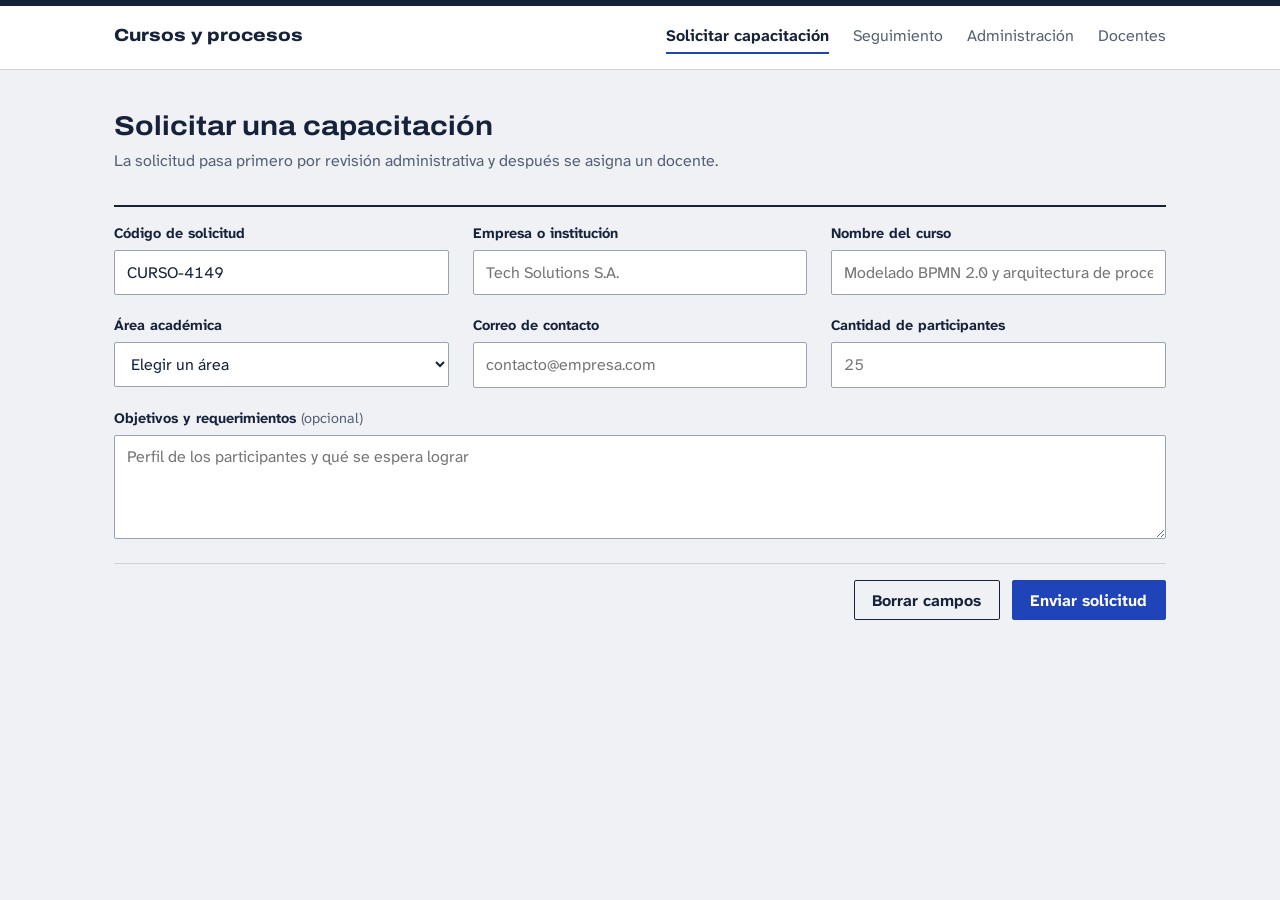
<file: src/main/resources/static/index.html>
<!DOCTYPE html>
<html lang="es">
<head>
  <meta charset="UTF-8">
  <meta name="viewport" content="width=device-width, initial-scale=1">
  <title>Solicitar capacitación</title>
  <link rel="preconnect" href="https://fonts.googleapis.com">
  <link rel="preconnect" href="https://fonts.gstatic.com" crossorigin>
  <link href="https://fonts.googleapis.com/css2?family=Archivo:wdth,wght@100..125,500..800&family=Atkinson+Hyperlegible+Next:wght@400..700&display=swap" rel="stylesheet">
  <link rel="stylesheet" href="css/style.css">
</head>
<body>
  <header class="cabecera">
    <div class="cabecera-in">
      <a class="marca" href="index.html">Cursos y procesos</a>
      <nav class="nav" aria-label="Principal">
        <a href="index.html" aria-current="page">Solicitar capacitación</a>
        <a href="panel-empresa.html">Seguimiento</a>
        <a href="panel-admin.html">Administración</a>
        <a href="panel-docente.html">Docentes</a>
      </nav>
    </div>
  </header>

  <main class="pagina">
    <div class="encabezado">
      <div>
        <h1>Solicitar una capacitación</h1>
        <p>La solicitud pasa primero por revisión administrativa y después se asigna un docente.</p>
      </div>
    </div>

    <section class="bloque">
      <form id="form-solicitud">
        <div class="campos">
          <div class="campo">
            <label for="cursoId">Código de solicitud</label>
            <input type="text" id="cursoId" placeholder="CURSO-TECH-2026" required>
          </div>
          <div class="campo">
            <label for="nombreEmpresa">Empresa o institución</label>
            <input type="text" id="nombreEmpresa" placeholder="Tech Solutions S.A." required>
          </div>
          <div class="campo">
            <label for="tematica">Nombre del curso</label>
            <input type="text" id="tematica" placeholder="Modelado BPMN 2.0 y arquitectura de procesos" required>
          </div>
          <div class="campo">
            <label for="categoria">Área académica</label>
            <select id="categoria" required>
              <option value="">Elegir un área</option>
              <option value="Ingeniería y Procesos">Ingeniería y procesos de negocio</option>
              <option value="Tecnologías de la Información">Tecnologías de la información</option>
              <option value="Gestión Empresarial">Gestión y dirección empresarial</option>
              <option value="Transformación Digital">Transformación digital</option>
            </select>
          </div>
          <div class="campo">
            <label for="emailSolicitante">Correo de contacto</label>
            <input type="email" id="emailSolicitante" placeholder="contacto@empresa.com" required>
          </div>
          <div class="campo">
            <label for="participantes">Cantidad de participantes</label>
            <input type="number" id="participantes" min="1" max="500" placeholder="25" required>
          </div>
          <div class="campo ancho">
            <label for="descripcion">Objetivos y requerimientos <span class="pista">(opcional)</span></label>
            <textarea id="descripcion" placeholder="Perfil de los participantes y qué se espera lograr"></textarea>
          </div>
        </div>

        <div class="acciones">
          <button type="reset" class="boton boton-sec">Borrar campos</button>
          <button type="submit" id="btn-enviar" class="boton">Enviar solicitud</button>
        </div>
      </form>
    </section>

    <section id="confirmacion" class="bloque" hidden>
      <h2>Solicitud enviada</h2>
      <dl class="datos">
        <div><dt>Número de proceso</dt><dd id="conf-proceso" class="codigo"></dd></div>
        <div><dt>Código del curso</dt><dd id="conf-curso" class="codigo"></dd></div>
        <div><dt>Estado</dt><dd><span class="estado curso">En proceso</span></dd></div>
      </dl>
      <div class="acciones">
        <a id="btn-ver-estado" href="panel-empresa.html" class="boton">Seguir esta solicitud</a>
      </div>
    </section>
  </main>

  <script src="js/api.js"></script>
  <script>
    const $ = (id) => document.getElementById(id);

    $('cursoId').value = 'CURSO-' + Math.floor(1000 + Math.random() * 9000);

    $('form-solicitud').addEventListener('submit', async (e) => {
      e.preventDefault();
      const btn = $('btn-enviar');

      const payload = {
        cursoId: $('cursoId').value.trim(),
        nombreCurso: $('tematica').value.trim(),
        categoria: $('categoria').value,
        emailSolicitante: $('emailSolicitante').value.trim(),
        cupoMaximo: parseInt($('participantes').value, 10),
        descripcion: $('descripcion').value.trim()
      };

      btn.disabled = true;
      btn.textContent = 'Enviando…';
      try {
        const r = await api.iniciarProceso(payload);
        showToast('Solicitud enviada', 'success');

        $('conf-proceso').textContent = r.processInstanceId;
        $('conf-curso').textContent = r.businessKey;
        $('btn-ver-estado').href = `panel-empresa.html?id=${encodeURIComponent(r.businessKey)}`;
        $('confirmacion').hidden = false;
        $('confirmacion').scrollIntoView({ behavior: 'smooth' });
        e.target.reset();
      } catch (err) {
        console.error(err);
        showToast(err.message, 'error');
      } finally {
        btn.disabled = false;
        btn.textContent = 'Enviar solicitud';
      }
    });
  </script>
</body>
</html>
</file>
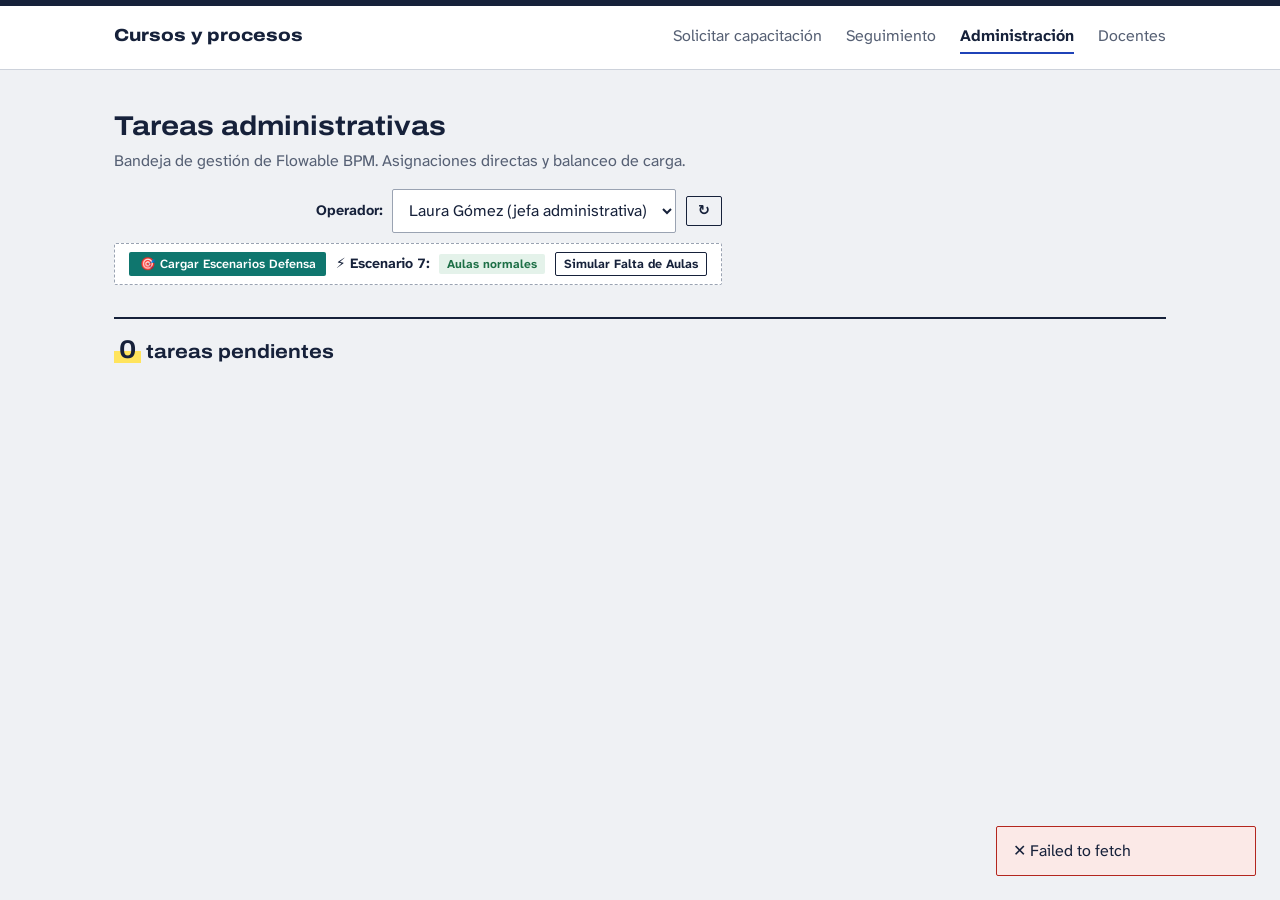
<file: src/main/resources/static/panel-admin.html>
<!DOCTYPE html>
<html lang="es">
<head>
  <meta charset="UTF-8">
  <meta name="viewport" content="width=device-width, initial-scale=1">
  <title>Administración: tareas pendientes | Flowable BPM</title>
  <link rel="preconnect" href="https://fonts.googleapis.com">
  <link rel="preconnect" href="https://fonts.gstatic.com" crossorigin>
  <link href="https://fonts.googleapis.com/css2?family=Archivo:wdth,wght@100..125,500..800&family=Atkinson+Hyperlegible+Next:wght@400..700&display=swap" rel="stylesheet">
  <link rel="stylesheet" href="css/style.css">
  <style>
    /* Ajustes específicos para los diálogos del panel */
    dialog { max-width: 640px; }
    dialog.ancho-lg { max-width: 720px; }
    
    .checklist-recursos {
      display: flex;
      flex-direction: column;
      gap: 0.6rem;
      margin: 0.4rem 0;
    }
    .check-opcion {
      display: flex;
      align-items: flex-start;
      gap: 0.75rem;
      padding: 0.6rem 0.8rem;
      border: 1px solid var(--regla);
      border-radius: var(--r);
      background: var(--hoja);
      cursor: pointer;
      transition: border-color 0.15s, background-color 0.15s;
    }
    .check-opcion:hover {
      border-color: var(--lapicera);
      background: var(--papel);
    }
    .check-opcion input[type="checkbox"] {
      margin-top: 0.2rem;
      width: 1.15rem;
      height: 1.15rem;
      accent-color: var(--lapicera);
    }
    .check-opcion strong { display: block; font-size: 0.95rem; }
    .check-opcion small { color: var(--grafito); font-size: 0.82rem; }

    .lista-participantes {
      display: flex;
      flex-direction: column;
      gap: 0.5rem;
      max-height: 220px;
      overflow-y: auto;
      padding: 0.25rem 0;
    }
    .fila-participante {
      display: flex;
      gap: 0.5rem;
      align-items: center;
    }
    .fila-participante input { flex: 1; }
    .btn-borrar {
      padding: 0.45rem 0.75rem;
      background: var(--sello-fondo);
      color: var(--sello);
      border: 1px solid var(--sello);
      border-radius: var(--r);
      cursor: pointer;
      font-weight: bold;
    }
    .btn-borrar:hover { background: #f8d7da; }

    .aviso-error {
      color: var(--sello);
      font-size: 0.85rem;
      font-weight: bold;
      margin-top: 0.3rem;
    }

    .badge-tipo {
      display: inline-block;
      font-size: 0.75rem;
      font-weight: 700;
      padding: 0.15rem 0.45rem;
      border-radius: var(--r);
      text-transform: uppercase;
      letter-spacing: 0.03em;
    }
    .badge-propuesta { background: #e0f2fe; color: #0369a1; border: 1px solid #bae6fd; }
    .badge-recursos { background: #fef3c7; color: #b45309; border: 1px solid #fde68a; }
    .badge-nomina { background: var(--visto-fondo); color: var(--visto); border: 1px solid #a7f3d0; }
    .badge-general { background: var(--hoja); color: var(--grafito); border: 1px solid var(--regla); }

    .barra-simulacion {
      display: flex;
      align-items: center;
      gap: 0.75rem;
      padding: 0.5rem 0.9rem;
      background: var(--papel);
      border: 1px dashed var(--regla-fuerte);
      border-radius: var(--r);
      font-size: 0.88rem;
    }
  </style>
</head>
<body>
  <!-- CABECERA -->
  <header class="cabecera">
    <div class="cabecera-in">
      <a class="marca" href="index.html">Cursos y procesos</a>
      <nav class="nav" aria-label="Principal">
        <a href="index.html">Solicitar capacitación</a>
        <a href="panel-empresa.html">Seguimiento</a>
        <a href="panel-admin.html" aria-current="page">Administración</a>
        <a href="panel-docente.html">Docentes</a>
      </nav>
    </div>
  </header>

  <!-- PÁGINA PRINCIPAL -->
  <main class="pagina">
    <div class="encabezado">
      <div>
        <h1>Tareas administrativas</h1>
        <p>Bandeja de gestión de Flowable BPM. Asignaciones directas y balanceo de carga.</p>
      </div>

      <div style="display: flex; flex-direction: column; gap: 0.6rem; align-items: flex-end;">
        <div class="operador">
          <label for="operador">Operador:</label>
          <select id="operador">
            <option value="admin_laura" selected>Laura Gómez (jefa administrativa)</option>
            <option value="admin_martin">Martín Pérez (administrativo)</option>
            <option value="docente_carlos">Carlos Rodríguez (jefe docente)</option>
          </select>
          <button type="button" id="btn-actualizar" class="boton boton-sec chico" title="Refrescar lista">↻</button>
        </div>

        <!-- Atajo para probar Escenarios de la Defensa -->
        <div class="barra-simulacion" style="display: flex; gap: 0.6rem; align-items: center; flex-wrap: wrap;">
          <button type="button" id="btn-cargar-defensa" class="boton chico" style="font-size:0.78rem; padding:0.25rem 0.65rem; background:#0f766e; color:white; border:none; font-weight:600; cursor:pointer; border-radius:var(--r);" title="Precarga todos los escenarios requeridos por la cátedra para la presentación">
            🎯 Cargar Escenarios Defensa
          </button>
          <span>⚡ <strong>Escenario 7:</strong></span>
          <span id="badge-estado-aula" class="estado ok" style="font-size:0.75rem;">Aulas normales</span>
          <button type="button" id="btn-toggle-aula" class="boton boton-sec chico" style="font-size:0.78rem; padding:0.2rem 0.5rem;">
            Simular Falta de Aulas
          </button>
        </div>
      </div>
    </div>

    <!-- SECCIÓN DE BANDEJA DE TAREAS -->
    <section class="bloque">
      <h2><span id="pendientes" class="recuento">0</span> tareas pendientes</h2>

      <p id="cargando" class="cargando">Cargando tareas asignadas desde Flowable...</p>

      <div id="vacio" class="vacio" hidden>
        <p>No hay tareas pendientes en la bandeja de este usuario.</p>
        <a href="index.html" class="boton boton-sec chico">Cargar una nueva solicitud</a>
      </div>

      <div id="tabla" class="tabla-scroll" hidden>
        <table>
          <thead>
            <tr>
              <th>Tipo</th>
              <th>Tarea</th>
              <th>Curso</th>
              <th>Código</th>
              <th>Solicitante</th>
              <th>Recibida</th>
              <th>Acciones</th>
            </tr>
          </thead>
          <tbody id="filas"></tbody>
        </table>
      </div>
    </section>
  </main>

  <!-- ================================================================= -->
  <!-- DIÁLOGO 1: REGISTRAR Y ELABORAR PROPUESTA (Sección 1.1 y 4.1.3)   -->
  <!-- ================================================================= -->
  <dialog id="dialog-elaborar-propuesta" class="ancho-lg">
    <form id="form-elaborar-propuesta">
      <h2>📝 Registrar y Elaborar Propuesta</h2>
      <p class="pista">Defina las condiciones académicas, cronograma y presupuesto a enviar a la empresa.</p>

      <dl class="datos">
        <div><dt>Curso</dt><dd id="ep-info-curso">-</dd></div>
        <div><dt>Código</dt><dd id="ep-info-id" class="codigo">-</dd></div>
        <div><dt>Solicitante</dt><dd id="ep-info-solicitante">-</dd></div>
        <div><dt>Cupo estimado</dt><dd id="ep-info-cupo">-</dd></div>
      </dl>

      <div class="campos">
        <div class="campo ancho">
          <label for="ep-titulo">Título formal de la propuesta *</label>
          <input type="text" id="ep-titulo" placeholder="Ej: Programa Integral de Capacitación en BPMN y Flowable" required>
        </div>

        <div class="campo">
          <label for="ep-modalidad">Modalidad de dictado *</label>
          <select id="ep-modalidad" required>
            <option value="Presencial">Presencial (Requiere aula física)</option>
            <option value="Virtual">Virtual (Requiere aula virtual)</option>
            <option value="Hibrida">Híbrida (Presencial y online)</option>
          </select>
        </div>

        <div class="campo">
          <label for="ep-duracion">Carga horaria total (horas) *</label>
          <input type="number" id="ep-duracion" min="1" value="24" required>
        </div>

        <div class="campo">
          <label for="ep-presupuesto">Presupuesto cotizado *</label>
          <input type="text" id="ep-presupuesto" placeholder="Ej: $ 950.000 ARS" required>
        </div>

        <div class="campo">
          <label for="ep-fecha-inicio">Fecha de inicio acordada/propuesta *</label>
          <input type="date" id="ep-fecha-inicio" required>
        </div>

        <div class="campo ancho">
          <label for="ep-programa">Programa / Temario detallado *</label>
          <textarea id="ep-programa" rows="3" placeholder="Módulo 1: Conceptos básicos. Módulo 2: Modelado práctico..." required></textarea>
        </div>

        <div class="campo ancho">
          <label for="ep-obs">Observaciones adicionales para el expediente</label>
          <textarea id="ep-obs" rows="2" placeholder="Condiciones de pago, materiales incluidos o requisitos del aula..."></textarea>
        </div>
      </div>

      <div class="acciones">
        <button type="button" class="boton boton-sec" onclick="$('dialog-elaborar-propuesta').close()">Cancelar</button>
        <button type="submit" class="boton boton-ok">Registrar Propuesta y Emitir PDF →</button>
      </div>
    </form>
  </dialog>

  <!-- ================================================================= -->
  <!-- DIÁLOGO 2: REVISAR PROPUESTA (Sección 1.1 y 4.1.3)                -->
  <!-- ================================================================= -->
  <dialog id="dialog-revisar-propuesta">
    <form id="form-revisar-propuesta">
      <h2>🔍 Revisar Propuesta de Curso</h2>
      <p class="pista">Analice las modificaciones solicitadas por la empresa y emita una nueva resolución.</p>

      <dl class="datos">
        <div><dt>Curso</dt><dd id="rp-info-curso">-</dd></div>
        <div><dt>Solicitante</dt><dd id="rp-info-solicitante">-</dd></div>
        <div class="ancho"><dt>Última propuesta</dt><dd id="rp-info-propuesta">-</dd></div>
      </dl>

      <div class="campo">
        <label>Dictamen administrativo *</label>
        <div style="display:flex; flex-direction:column; gap:0.4rem; margin-top:0.3rem;">
          <label style="display:flex; align-items:center; gap:0.5rem; font-weight:normal; cursor:pointer;">
            <input type="radio" name="rp-decision" value="aprobar" checked>
            <strong>Aprobar propuesta ajustada</strong> (Reenviar a la empresa)
          </label>
          <label style="display:flex; align-items:center; gap:0.5rem; font-weight:normal; cursor:pointer;">
            <input type="radio" name="rp-decision" value="modificar">
            <strong>Reiterar modificaciones</strong>
          </label>
          <label style="display:flex; align-items:center; gap:0.5rem; font-weight:normal; cursor:pointer;">
            <input type="radio" name="rp-decision" value="rechazar">
            <span style="color:var(--sello);"><strong>Archivar / Rechazar solicitud</strong></span>
          </label>
        </div>
      </div>

      <div class="campo">
        <label for="rp-obs">Fundamento o justificación de la revisión *</label>
        <textarea id="rp-obs" rows="3" placeholder="Detalle las adecuaciones introducidas en fechas, temario o aranceles..." required></textarea>
      </div>

      <div class="acciones">
        <button type="button" class="boton boton-sec" onclick="$('dialog-revisar-propuesta').close()">Cancelar</button>
        <button type="submit" class="boton boton-ok">Confirmar Revisión →</button>
      </div>
    </form>
  </dialog>

  <!-- ================================================================= -->
  <!-- DIÁLOGO 3: EVALUAR RECURSOS (Sección 1.2 y 4.1.3)                 -->
  <!-- ================================================================= -->
  <dialog id="dialog-evaluar-recursos" class="ancho-lg">
    <form id="form-evaluar-recursos">
      <h2>🏗️ Evaluar y Seleccionar Recursos</h2>
      <p class="pista">Seleccione los recursos requeridos. Se activarán en paralelo las ramas correspondientes en Flowable.</p>

      <dl class="datos">
        <div><dt>Curso</dt><dd id="er-info-curso">-</dd></div>
        <div><dt>Cupo</dt><dd id="er-info-cupo">-</dd></div>
        <div class="ancho"><dt>Modalidad prevista</dt><dd id="er-info-modalidad">-</dd></div>
      </dl>

      <div class="campo">
        <label>Alternativas de recursos (Seleccione al menos una alternativa) *</label>
        
        <div class="checklist-recursos">
          <label class="check-opcion">
            <input type="checkbox" name="recurso-item" value="aula_fisica" id="chk-aula-fisica">
            <div>
              <strong>🏫 Aula física</strong>
              <small>Dispara la reserva automática de espacio presencial conectando con el Web Service.</small>
            </div>
          </label>

          <label class="check-opcion">
            <input type="checkbox" name="recurso-item" value="aula_virtual" id="chk-aula-virtual">
            <div>
              <strong>💻 Aula virtual</strong>
              <small>Habilita la tarea humana administrativa para configuración de plataforma online (Meet/Moodle).</small>
            </div>
          </label>

          <label class="check-opcion">
            <input type="checkbox" name="recurso-item" value="equipamiento" id="chk-equipamiento">
            <div>
              <strong>🖥️ Equipamiento técnico especial</strong>
              <small>Activa la tarea de usuario para contratar equipamiento y su compensación de liberación.</small>
            </div>
          </label>

          <label class="check-opcion">
            <input type="checkbox" name="recurso-item" value="materiales" id="chk-materiales">
            <div>
              <strong>📚 Materiales didácticos adicionales</strong>
              <small>Manuales impresos o guías de laboratorio especiales.</small>
            </div>
          </label>
        </div>

        <p id="er-error" class="aviso-error" hidden>⚠️ Debe seleccionar al menos una alternativa de recurso para continuar.</p>
      </div>

      <div class="campo">
        <label for="er-obs">Notas sobre la asignación de recursos</label>
        <textarea id="er-obs" rows="2" placeholder="Observaciones de disponibilidad, horarios o requisitos específicos..."></textarea>
      </div>

      <div class="acciones">
        <button type="button" class="boton boton-sec" onclick="$('dialog-evaluar-recursos').close()">Cancelar</button>
        <button type="submit" class="boton boton-ok">Confirmar Recursos y Activar Ramas →</button>
      </div>
    </form>
  </dialog>

  <!-- ================================================================= -->
  <!-- DIÁLOGO 4: CONFECCIONAR LISTA DEFINITIVA (Sección 1.2 y 4.1.3)    -->
  <!-- ================================================================= -->
  <dialog id="dialog-lista-definitiva" class="ancho-lg">
    <form id="form-lista-definitiva">
      <h2>📋 Confeccionar Lista Definitiva</h2>
      <p class="pista">Nómina final de participantes inscriptos para el dictado de la capacitación.</p>

      <dl class="datos">
        <div><dt>Curso</dt><dd id="ld-info-curso">-</dd></div>
        <div><dt>Cupo máximo</dt><dd id="ld-info-cupo">-</dd></div>
        <div><dt>Empresa</dt><dd id="ld-info-empresa">-</dd></div>
        <div><dt>Total inscriptos</dt><dd id="ld-total-inscriptos">0</dd></div>
      </dl>

      <div class="campo">
        <div style="display:flex; justify-content:space-between; align-items:center; margin-bottom:0.3rem;">
          <label>Nómina de participantes *</label>
          <button type="button" class="boton boton-sec chico" onclick="agregarFilaParticipante()">+ Agregar participante</button>
        </div>

        <div id="ld-contenedor-filas" class="lista-participantes"></div>
        <p id="ld-error" class="aviso-error" hidden>⚠️ Ingrese al menos un participante con nombre y correo electrónico.</p>
      </div>

      <div class="campo">
        <label for="ld-obs">Observaciones de la nómina</label>
        <textarea id="ld-obs" rows="2" placeholder="Observaciones sobre participantes oyentes o asistencias especiales..."></textarea>
      </div>

      <div class="acciones">
        <button type="button" class="boton boton-sec" onclick="$('dialog-lista-definitiva').close()">Cancelar</button>
        <button type="submit" class="boton boton-ok">Guardar Lista Definitiva ✓</button>
      </div>
    </form>
  </dialog>

  <!-- ================================================================= -->
  <!-- DIÁLOGO 5: REVISIÓN / COMPLETAR GENÉRICO (Fallback)               -->
  <!-- ================================================================= -->
  <dialog id="dialog-revision">
    <form id="form-revision">
      <h2 id="rev-titulo">Revisión de tarea</h2>
      <dl class="datos">
        <div><dt>Curso</dt><dd id="rev-curso"></dd></div>
        <div><dt>Solicitante</dt><dd id="rev-solicitante"></dd></div>
        <div><dt>Cupo</dt><dd id="rev-cupo"></dd></div>
      </dl>
      <div class="campo">
        <label for="rev-obs">Observaciones para el historial <span class="pista">(opcional)</span></label>
        <textarea id="rev-obs" placeholder="Justificación académica o administrativa..."></textarea>
      </div>
      <div class="acciones">
        <button type="button" class="boton boton-sec" onclick="$('dialog-revision').close()">Cancelar</button>
        <button type="submit" value="rechazar" class="boton boton-no">Rechazar / Cancelar</button>
        <button type="submit" value="aprobar" class="boton boton-ok">Completar / Aprobar</button>
      </div>
    </form>
  </dialog>

  <!-- SCRIPTS -->
  <script src="js/api.js"></script>
  <script>
    const $ = (id) => document.getElementById(id);
    let tareas = [];
    let tareaActiva = null;
    let faltaAulaActiva = false;

    // Detecta el tipo de tarea para abrir el diálogo correspondiente
    function clasificarTipoTarea(t) {
      const def = (t.taskDefinitionKey || '').toLowerCase();
      const nom = (t.taskName || '').toLowerCase();

      if (def.includes('elaborar') || nom.includes('elaborar') || nom.includes('registrar')) {
        return 'ELABORAR_PROPUESTA';
      }
      if (def.includes('revisar') || nom.includes('revisar')) {
        return 'REVISAR_PROPUESTA';
      }
      if (def.includes('recurso') || nom.includes('recurso')) {
        return 'EVALUAR_RECURSOS';
      }
      if (def.includes('definitiva') || nom.includes('definitiva') || nom.includes('nómina') || nom.includes('nomina')) {
        return 'LISTA_DEFINITIVA';
      }
      return 'GENERICA';
    }

    function badgeTipo(tipo) {
      switch (tipo) {
        case 'ELABORAR_PROPUESTA': return '<span class="badge-tipo badge-propuesta">Elaborar Propuesta</span>';
        case 'REVISAR_PROPUESTA':  return '<span class="badge-tipo badge-propuesta">Revisar Propuesta</span>';
        case 'EVALUAR_RECURSOS':   return '<span class="badge-tipo badge-recursos">Evaluar Recursos</span>';
        case 'LISTA_DEFINITIVA':   return '<span class="badge-tipo badge-nomina">Lista Definitiva</span>';
        default:                   return '<span class="badge-tipo badge-general">Tarea BPM</span>';
      }
    }

    // Helper DOM seguro
    function h(tag, attrs = {}, ...hijos) {
      const el = document.createElement(tag);
      for (const [k, v] of Object.entries(attrs)) {
        if (k === 'class') el.className = v;
        else if (k === 'html') el.innerHTML = v;
        else if (k.startsWith('on')) el.addEventListener(k.slice(2), v);
        else el.setAttribute(k, v);
      }
      el.append(...hijos);
      return el;
    }

    function fila(t) {
      const v = t.variables || {};
      const tipo = clasificarTipoTarea(t);

      return h('tr', {},
        h('td', { html: badgeTipo(tipo) }),
        h('td', { style: 'font-weight:600;' }, t.taskName),
        h('td', {}, v.nombreCurso || 'Sin título'),
        h('td', { class: 'codigo' }, v.cursoId || '—'),
        h('td', {}, v.emailSolicitante || '—'),
        h('td', {}, t.createTime ? new Date(t.createTime).toLocaleDateString('es-AR') : 'Hoy'),
        h('td', { class: 'acc' },
          h('button', { type: 'button', class: 'enlace', onclick: () => reclamar(t.taskId) }, 'Reclamar'),
          h('button', { type: 'button', class: 'boton chico', onclick: () => abrirDialogo(t) }, 'Revisar & Completar →')
        )
      );
    }

    async function cargar() {
      $('cargando').hidden = false;
      $('vacio').hidden = true;
      $('tabla').hidden = true;
      try {
        tareas = await api.obtenerTareasPendientes($('operador').value);
        $('pendientes').textContent = tareas.length;
        $('cargando').hidden = true;
        if (!tareas.length) { $('vacio').hidden = false; return; }
        $('filas').replaceChildren(...tareas.map(fila));
        $('tabla').hidden = false;
      } catch (err) {
        $('cargando').hidden = true;
        console.error(err);
        showToast(err.message, 'error');
      }
    }

    async function reclamar(taskId) {
      const usuario = $('operador').value;
      try {
        await api.reclamarTarea(taskId, usuario);
        showToast(`Tarea reclamada por ${usuario}`, 'success');
        cargar();
      } catch (err) {
        showToast(err.message, 'error');
      }
    }

    // Abre el diálogo modal correspondiente según el tipo de tarea
    function abrirDialogo(t) {
      tareaActiva = t;
      const v = t.variables || {};
      const tipo = clasificarTipoTarea(t);

      // Cierre preventivo
      document.querySelectorAll('dialog').forEach(d => { if (d.open) d.close(); });

      switch (tipo) {
        case 'ELABORAR_PROPUESTA': {
          $('ep-info-curso').textContent = v.nombreCurso || '-';
          $('ep-info-id').textContent = v.cursoId || '-';
          $('ep-info-solicitante').textContent = v.emailSolicitante || '-';
          $('ep-info-cupo').textContent = (v.cupoMaximo || '-') + ' participantes';
          
          $('ep-titulo').value = v.nombreCurso ? `Propuesta: ${v.nombreCurso}` : '';
          $('ep-modalidad').value = 'Presencial';
          $('ep-duracion').value = '24';
          $('ep-presupuesto').value = '$ 950.000 ARS';
          
          const manana = new Date();
          manana.setDate(manana.getDate() + 15);
          $('ep-fecha-inicio').value = manana.toISOString().split('T')[0];

          $('ep-programa').value = v.descripcion || 'Módulo 1: Fundamentos teóricos.\nMódulo 2: Talleres prácticos.\nMódulo 3: Evaluación y cierre.';
          $('ep-obs').value = '';
          $('dialog-elaborar-propuesta').showModal();
          break;
        }

        case 'REVISAR_PROPUESTA': {
          $('rp-info-curso').textContent = v.nombreCurso || '-';
          $('rp-info-solicitante').textContent = v.emailSolicitante || '-';
          $('rp-info-propuesta').textContent = v.tituloPropuesta || v.programa || 'Versión inicial enviada';
          $('rp-obs').value = '';
          document.querySelector('input[name="rp-decision"][value="aprobar"]').checked = true;
          $('dialog-revisar-propuesta').showModal();
          break;
        }

        case 'EVALUAR_RECURSOS': {
          $('er-info-curso').textContent = v.nombreCurso || '-';
          $('er-info-cupo').textContent = (v.cupoMaximo || '-') + ' participantes';
          $('er-info-modalidad').textContent = v.modalidadPropuesta || 'Presencial / Virtual';
          
          $('chk-aula-fisica').checked = true;
          $('chk-aula-virtual').checked = false;
          $('chk-equipamiento').checked = false;
          $('chk-materiales').checked = true;
          $('er-error').hidden = true;
          $('er-obs').value = '';
          $('dialog-evaluar-recursos').showModal();
          break;
        }

        case 'LISTA_DEFINITIVA': {
          $('ld-info-curso').textContent = v.nombreCurso || '-';
          $('ld-info-cupo').textContent = (v.cupoMaximo || '-') + ' cupos';
          $('ld-info-empresa').textContent = v.emailSolicitante || '-';
          $('ld-contenedor-filas').replaceChildren();
          $('ld-error').hidden = true;
          $('ld-obs').value = '';

          // Fila inicial
          agregarFilaParticipante('Juan Pérez', 'juan.perez@empresa.com');
          agregarFilaParticipante('María González', 'maria.gonzalez@empresa.com');
          $('dialog-lista-definitiva').showModal();
          break;
        }

        default: {
          $('rev-titulo').textContent = t.taskName;
          $('rev-curso').textContent = v.nombreCurso || v.cursoId || '-';
          $('rev-solicitante').textContent = v.emailSolicitante || '-';
          $('rev-cupo').textContent = v.cupoMaximo ? `${v.cupoMaximo} participantes` : '-';
          $('rev-obs').value = '';
          $('dialog-revision').showModal();
          break;
        }
      }
    }

    // ── Formulario 1: Elaborar Propuesta ─────────────────────────────
    $('form-elaborar-propuesta').addEventListener('submit', async (e) => {
      e.preventDefault();
      const btn = e.target.querySelector('button[type="submit"]');
      btn.disabled = true;
      try {
        await api.completarTarea(tareaActiva.taskId, {
          aprobado: true,
          observaciones: $('ep-obs').value || 'Propuesta académica y económica registrada formalmente.',
          variablesAdicionales: {
            tituloPropuesta: $('ep-titulo').value,
            modalidadPropuesta: $('ep-modalidad').value,
            duracionHoras: $('ep-duracion').value,
            presupuesto: $('ep-presupuesto').value,
            programa: $('ep-programa').value,
            fechaInicio: $('ep-fecha-inicio').value,
            fechaResolucion: new Date().toISOString()
          }
        });
        showToast('Propuesta registrada y enviada a la empresa.', 'success');
        $('dialog-elaborar-propuesta').close();
        cargar();
      } catch (err) {
        showToast(err.message, 'error');
      } finally {
        btn.disabled = false;
      }
    });

    // ── Formulario 2: Revisar Propuesta ──────────────────────────────
    $('form-revisar-propuesta').addEventListener('submit', async (e) => {
      e.preventDefault();
      const decision = document.querySelector('input[name="rp-decision"]:checked').value;
      const obs = $('rp-obs').value.trim();
      const btn = e.target.querySelector('button[type="submit"]');
      btn.disabled = true;

      try {
        await api.completarTarea(tareaActiva.taskId, {
          aprobado: decision === 'aprobar',
          observaciones: obs,
          variablesAdicionales: {
            decisionRevision: decision,
            fechaResolucion: new Date().toISOString()
          }
        });
        showToast(`Revisión completada: ${decision.toUpperCase()}`, 'success');
        $('dialog-revisar-propuesta').close();
        cargar();
      } catch (err) {
        showToast(err.message, 'error');
      } finally {
        btn.disabled = false;
      }
    });

    // ── Formulario 3: Evaluar Recursos ───────────────────────────────
    $('form-evaluar-recursos').addEventListener('submit', async (e) => {
      e.preventDefault();
      const seleccionados = Array.from(document.querySelectorAll('input[name="recurso-item"]:checked'))
        .map(cb => cb.value);

      if (seleccionados.length === 0) {
        $('er-error').hidden = false;
        return;
      }
      $('er-error').hidden = true;

      const btn = e.target.querySelector('button[type="submit"]');
      btn.disabled = true;

      try {
        await api.completarTarea(tareaActiva.taskId, {
          aprobado: true,
          observaciones: $('er-obs').value || 'Evaluación de recursos finalizada.',
          variablesAdicionales: {
            recursosNecesarios: seleccionados.join(','),
            requiereAulaFisica: seleccionados.includes('aula_fisica'),
            requiereAulaVirtual: seleccionados.includes('aula_virtual'),
            requiereEquipamiento: seleccionados.includes('equipamiento'),
            fechaResolucion: new Date().toISOString()
          }
        });
        showToast('Recursos evaluados. Ramas paralelas activadas en Flowable.', 'success');
        $('dialog-evaluar-recursos').close();
        cargar();
      } catch (err) {
        showToast(err.message, 'error');
      } finally {
        btn.disabled = false;
      }
    });

    // ── Formulario 4: Lista Definitiva ───────────────────────────────
    function agregarFilaParticipante(nombre = '', email = '') {
      const contenedor = $('ld-contenedor-filas');
      const fila = h('div', { class: 'fila-participante' },
        h('input', { type: 'text', placeholder: 'Nombre y apellido', value: nombre, class: 'part-nombre', required: 'true' }),
        h('input', { type: 'email', placeholder: 'correo@empresa.com', value: email, class: 'part-email', required: 'true' }),
        h('button', { type: 'button', class: 'btn-borrar', title: 'Quitar', onclick: (ev) => {
          ev.target.closest('.fila-participante').remove();
          actualizarTotalInscriptos();
        } }, '✕')
      );
      contenedor.appendChild(fila);
      actualizarTotalInscriptos();
    }

    function actualizarTotalInscriptos() {
      const cant = document.querySelectorAll('.fila-participante').length;
      $('ld-total-inscriptos').textContent = cant;
    }

    $('form-lista-definitiva').addEventListener('submit', async (e) => {
      e.preventDefault();
      const filas = document.querySelectorAll('.fila-participante');
      const participantes = [];

      filas.forEach(f => {
        const nom = f.querySelector('.part-nombre').value.trim();
        const em = f.querySelector('.part-email').value.trim();
        if (nom && em) participantes.push({ nombre: nom, email: em });
      });

      if (participantes.length === 0) {
        $('ld-error').hidden = false;
        return;
      }
      $('ld-error').hidden = true;

      const btn = e.target.querySelector('button[type="submit"]');
      btn.disabled = true;

      try {
        await api.completarTarea(tareaActiva.taskId, {
          aprobado: true,
          observaciones: $('ld-obs').value || 'Lista definitiva de participantes confeccionada.',
          variablesAdicionales: {
            cantidadParticipantes: participantes.length,
            listaParticipantes: JSON.stringify(participantes),
            fechaResolucion: new Date().toISOString()
          }
        });
        showToast(`Lista definitiva confirmada con ${participantes.length} participantes.`, 'success');
        $('dialog-lista-definitiva').close();
        cargar();
      } catch (err) {
        showToast(err.message, 'error');
      } finally {
        btn.disabled = false;
      }
    });

    // ── Formulario 5: Genérico ───────────────────────────────────────
    $('form-revision').addEventListener('submit', async (e) => {
      e.preventDefault();
      const aprobado = e.submitter.value === 'aprobar';
      const botones = e.target.querySelectorAll('button');
      botones.forEach(b => { b.disabled = true; });

      try {
        await api.completarTarea(tareaActiva.taskId, {
          aprobado,
          observaciones: $('rev-obs').value.trim() ||
            (aprobado ? 'Aprobado sin observaciones' : 'Rechazado por dictamen administrativo'),
          variablesAdicionales: { fechaResolucion: new Date().toISOString() }
        });
        showToast(aprobado ? 'Tarea completada exitosamente' : 'Solicitud rechazada/archivada', 'success');
        $('dialog-revision').close();
        cargar();
      } catch (err) {
        showToast(err.message, 'error');
      } finally {
        botones.forEach(b => { b.disabled = false; });
      }
    });

    // ── Precarga rápida de escenarios para la defensa ──────────────────
    $('btn-cargar-defensa').addEventListener('click', async () => {
      const btn = $('btn-cargar-defensa');
      btn.disabled = true;
      btn.textContent = '⏳ Cargando escenarios...';
      try {
        const res = await fetch('/api/v1/cursos/procesos/defensa/cargar-escenarios', { method: 'POST' });
        const json = await res.json();
        if (json.exito) {
          showToast('🎯 Escenarios de defensa cargados: 5 instancias activas para DMN y flujos listos.', 'success');
          await cargar();
        } else {
          showToast('Aviso: ' + json.mensaje, 'error');
        }
      } catch (err) {
        showToast('Error de red: ' + err.message, 'error');
      } finally {
        btn.disabled = false;
        btn.textContent = '🎯 Cargar Escenarios Defensa';
      }
    });

    // ── Control de Simulación Escenario 7 (Falta de Aulas) ────────────
    $('btn-toggle-aula').addEventListener('click', async () => {
      try {
        const res = await fetch('/api/v1/cursos/procesos/simulacion/toggle-falta-aula', { method: 'POST' });
        const json = await res.json();
        faltaAulaActiva = json.datos;
        
        if (faltaAulaActiva) {
          $('badge-estado-aula').className = 'estado no';
          $('badge-estado-aula').textContent = '⚠️ Falta forzada (Escenario 7)';
          $('btn-toggle-aula').textContent = 'Restablecer Aulas Normales';
          showToast('Falla de aulas ACTIVADA: La próxima reserva fallará con excepción.', 'error');
        } else {
          $('badge-estado-aula').className = 'estado ok';
          $('badge-estado-aula').textContent = 'Aulas normales';
          $('btn-toggle-aula').textContent = 'Simular Falta de Aulas';
          showToast('Disponibilidad de aulas restablecida a normal.', 'success');
        }
      } catch (err) {
        showToast('No se pudo cambiar el estado de aulas: ' + err.message, 'error');
      }
    });

    // Eventos iniciales
    $('operador').addEventListener('change', cargar);
    $('btn-actualizar').addEventListener('click', cargar);
    cargar();
  </script>
</body>
</html>
</file>
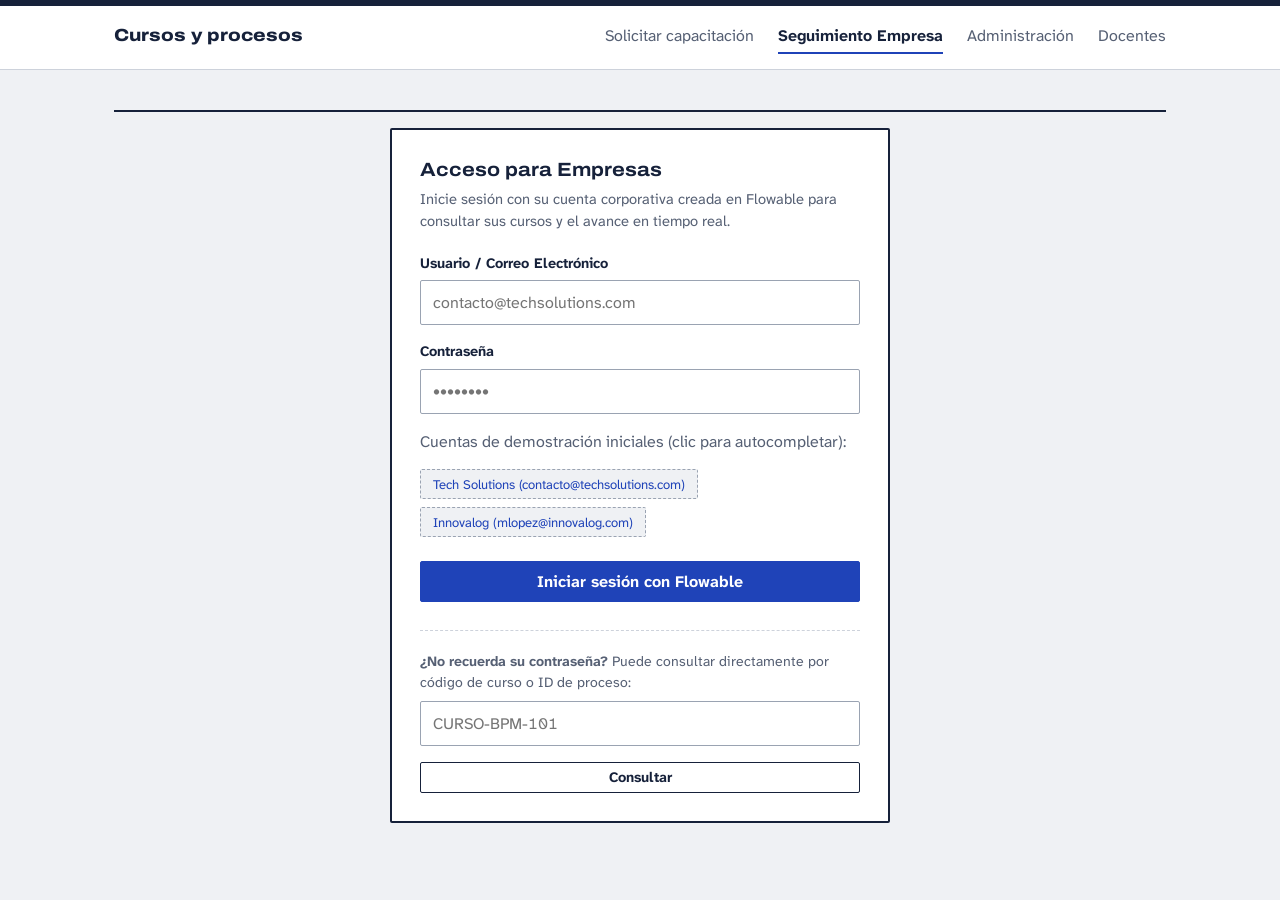
<file: src/main/resources/static/panel-empresa.html>
<!DOCTYPE html>
<html lang="es">
<head>
  <meta charset="UTF-8">
  <meta name="viewport" content="width=device-width, initial-scale=1">
  <title>Portal Empresa: Acceso y Seguimiento de Cursos</title>
  <link rel="preconnect" href="https://fonts.googleapis.com">
  <link rel="preconnect" href="https://fonts.gstatic.com" crossorigin>
  <link href="https://fonts.googleapis.com/css2?family=Archivo:wdth,wght@100..125,500..800&family=Atkinson+Hyperlegible+Next:wght@400..700&display=swap" rel="stylesheet">
  <link rel="stylesheet" href="css/style.css">
</head>
<body>
  <header class="cabecera">
    <div class="cabecera-in">
      <a class="marca" href="index.html">Cursos y procesos</a>
      <nav class="nav" aria-label="Principal">
        <a href="index.html">Solicitar capacitación</a>
        <a href="panel-empresa.html" aria-current="page">Seguimiento Empresa</a>
        <a href="panel-admin.html">Administración</a>
        <a href="panel-docente.html">Docentes</a>
      </nav>
    </div>
  </header>

  <main class="pagina">

    <!-- SECCIÓN 0: BARRA DE USUARIO AUTENTICADO -->
    <div id="barra-sesion" class="barra-usuario" hidden>
      <div class="usuario-info">
        <div class="usuario-avatar" id="sesion-avatar">E</div>
        <div class="usuario-texto">
          <strong id="sesion-nombre">Empresa Autenticada</strong>
          <small><span id="sesion-email">email@empresa.com</span> &bull; <span class="codigo">Flowable IDM</span></small>
        </div>
      </div>
      <div>
        <button type="button" id="btn-cerrar-sesion" class="boton boton-sec chico">Cerrar sesión</button>
      </div>
    </div>

    <!-- SECCIÓN 1: FORMULARIO DE LOGIN CON FLOWABLE (Visible si NO hay sesión) -->
    <section id="seccion-login" class="bloque">
      <div class="login-card">
        <h2>Acceso para Empresas</h2>
        <p>Inicie sesión con su cuenta corporativa creada en Flowable para consultar sus cursos y el avance en tiempo real.</p>

        <form id="form-login">
          <div class="campo">
            <label for="login-usuario">Usuario / Correo Electrónico</label>
            <input type="text" id="login-usuario" placeholder="contacto@techsolutions.com" required autocomplete="username">
          </div>

          <div class="campo">
            <label for="login-password">Contraseña</label>
            <input type="password" id="login-password" placeholder="••••••••" required autocomplete="current-password">
          </div>

          <div class="campo">
            <span class="pista">Cuentas de demostración iniciales (clic para autocompletar):</span>
            <div class="chips-credenciales">
              <button type="button" class="chip-btn" onclick="llenarLogin('contacto@techsolutions.com', 'empresa123')">
                Tech Solutions (contacto@techsolutions.com)
              </button>
              <button type="button" class="chip-btn" onclick="llenarLogin('mlopez@innovalog.com', 'empresa123')">
                Innovalog (mlopez@innovalog.com)
              </button>
            </div>
          </div>

          <button type="submit" id="btn-login" class="boton" style="margin-top: 0.5rem; width: 100%;">
            Iniciar sesión con Flowable
          </button>
        </form>

        <div style="margin-top: 1.75rem; padding-top: 1.25rem; border-top: 1px dashed var(--regla);">
          <p style="margin-bottom: 0.5rem; font-size: 0.88rem;"><strong>¿No recuerda su contraseña?</strong> Puede consultar directamente por código de curso o ID de proceso:</p>
          <form id="form-consulta-directa" class="buscador">
            <input type="text" id="input-directo-id" aria-label="Código de solicitud" placeholder="CURSO-BPM-101" required>
            <button type="submit" class="boton boton-sec chico">Consultar</button>
          </form>
        </div>
      </div>
    </section>

    <!-- SECCIÓN 2: LISTADO DE CURSOS DE LA EMPRESA (Visible si HAY sesión) -->
    <section id="seccion-cursos-empresa" class="bloque" hidden>
      <div class="encabezado" style="margin-bottom: 1rem;">
        <div>
          <h2>Cursos de la Empresa</h2>
          <p>Seleccione un curso de la nómina para visualizar su estado y el detalle de las ramas de preparación.</p>
        </div>
        <div>
          <button type="button" id="btn-recargar-cursos" class="boton boton-sec chico">↻ Actualizar lista</button>
        </div>
      </div>

      <p id="cargando-cursos" class="cargando" hidden>Cargando cursos contratados…</p>

      <div id="vacio-cursos" class="vacio" hidden>
        <p>No se encontraron cursos registrados para esta empresa.</p>
        <a href="index.html" class="boton boton-sec chico">Registrar nueva solicitud</a>
      </div>

      <div id="tabla-cursos-contenedor" class="tabla-scroll" hidden>
        <table>
          <thead>
            <tr>
              <th>Código</th>
              <th>Capacitación</th>
              <th>Estado</th>
              <th>Cupo</th>
              <th>Inicio previsto</th>
              <th></th>
            </tr>
          </thead>
          <tbody id="filas-cursos"></tbody>
        </table>
      </div>
    </section>

    <!-- SECCIÓN 3: DETALLE Y SEGUIMIENTO DEL CURSO SELECCIONADO -->
    <section id="resultado" class="bloque" hidden>
      <div class="encabezado">
        <div>
          <h2 id="res-nombre">Capacitación</h2>
          <p>Código <span id="res-codigo" class="codigo">-</span> &bull; Proceso BPM <span id="res-proceso" class="codigo">-</span></p>
        </div>
        <span id="res-estado" class="estado">-</span>
      </div>

      <!-- Stepper del Ciclo de Vida del Curso -->
      <ol class="pasos" aria-label="Etapas del proceso">
        <li id="paso-1">Solicitud recibida</li>
        <li id="paso-2">Propuesta acordada</li>
        <li id="paso-3">Preparación (3 ramas)</li>
        <li id="paso-4">Docencia y dictado</li>
        <li id="paso-5">Cierre e informe</li>
      </ol>

      <!-- Ficha de datos principales -->
      <dl class="datos">
        <div><dt>Tarea actual en Flowable</dt><dd id="res-tarea">-</dd></div>
        <div><dt>Fecha acordada / Inicio</dt><dd id="res-inicio">-</dd></div>
        <div><dt>Conclusión</dt><dd id="res-fin">-</dd></div>
        <div><dt>Participantes / Cupo</dt><dd id="res-cupo">-</dd></div>
        <div><dt>Presupuesto acordado</dt><dd id="res-presupuesto">-</dd></div>
        <div><dt>Programa / Fechas posibles</dt><dd id="res-programa">-</dd></div>
        <div class="ancho"><dt>Observaciones / Dictamen</dt><dd id="res-obs">-</dd></div>
      </dl>

      <div class="acciones">
        <a id="pdf-propuesta" class="boton boton-sec" href="#" target="_blank" rel="noopener">Descargar Propuesta (PDF)</a>
        <a id="pdf-informe" class="boton boton-sec" href="#" target="_blank" rel="noopener">Descargar Informe de Resultados (PDF)</a>
      </div>

      <!-- ================================================================= -->
      <!-- SECCIÓN 4: DETALLE DE LAS 3 RAMAS PARALELAS (Sección 1.2 y 4.1.2) -->
      <!-- ================================================================= -->
      <div id="bloque-ramas-paralelas" class="bloque-ramas">
        <div class="bloque-ramas-header">
          <div>
            <h3>Preparación del Curso en Paralelo (3 Ramas Simultáneas)</h3>
            <p style="font-size: 0.88rem; color: var(--grafito); margin-top: 0.2rem;">
              Ejecución simultánea e independiente de Inscripciones, Materiales y Recursos (Secciones 1.2 y 4.1.2).
            </p>
          </div>
          <button type="button" id="btn-refrescar-ramas" class="boton boton-sec chico">↻ Actualizar ramas</button>
        </div>

        <div class="ramas-grid">
          <!-- RAMA 1: INSCRIPCIONES -->
          <article class="rama-card" id="card-rama-1">
            <div class="rama-header">
              <span class="rama-titulo">👥 1. Inscripciones</span>
              <span id="badge-rama-1" class="badge-rama no-iniciada">No iniciada</span>
            </div>

            <div class="rama-item">
              <span class="rama-item-label">Nómina de la empresa:</span>
              <span id="rama1-nomina" class="rama-item-valor">Pendiente de recepción</span>
            </div>

            <div class="rama-item">
              <span class="rama-item-label">Confección de lista definitiva:</span>
              <span id="rama1-lista" class="rama-item-valor">Pendiente</span>
            </div>

            <div class="rama-item">
              <span class="rama-item-label">Responsable asignado:</span>
              <span id="rama1-asignado" class="rama-item-valor">Balanceo de carga (Administración)</span>
            </div>

            <p id="rama1-detalle" class="rama-detalle">
              La empresa envía la nómina y el sistema asigna la confección al integrante de Administración con menor carga.
            </p>
          </article>

          <!-- RAMA 2: MATERIALES -->
          <article class="rama-card" id="card-rama-2">
            <div class="rama-header">
              <span class="rama-titulo">📚 2. Materiales</span>
              <span id="badge-rama-2" class="badge-rama no-iniciada">No iniciada</span>
            </div>

            <div class="rama-item">
              <span class="rama-item-label">Material didáctico:</span>
              <span id="rama2-materiales" class="rama-item-valor">Pendiente</span>
            </div>

            <div class="rama-item">
              <span class="rama-item-label">Responsable / Reclamo:</span>
              <span id="rama2-responsable" class="rama-item-valor">Grupo Administración</span>
            </div>

            <div class="rama-item">
              <span class="rama-item-label">Canal de gestión:</span>
              <span class="rama-item-valor">App Auxiliar Java (API Pura) o Portal Web</span>
            </div>

            <p id="rama2-detalle" class="rama-detalle">
              Preparación de diapositivas, guías prácticas y documentación del curso por parte del personal administrativo.
            </p>
          </article>

          <!-- RAMA 3: RECURSOS -->
          <article class="rama-card" id="card-rama-3">
            <div class="rama-header">
              <span class="rama-titulo">🏛️ 3. Recursos y Espacios</span>
              <span id="badge-rama-3" class="badge-rama no-iniciada">No iniciada</span>
            </div>

            <div class="rama-item">
              <span class="rama-item-label">Evaluación de necesidades:</span>
              <span id="rama3-evaluacion" class="rama-item-valor">Pendiente</span>
            </div>

            <div class="subrecursos-lista">
              <!-- Aula Física -->
              <div class="subrecurso-row">
                <span class="subrecurso-nombre">🏢 Aula Física (Web Service)</span>
                <span id="tag-recurso-fisica" class="subrecurso-tag no-req">No requerida</span>
              </div>

              <!-- Aula Virtual -->
              <div class="subrecurso-row">
                <span class="subrecurso-nombre">💻 Aula Virtual</span>
                <span id="tag-recurso-virtual" class="subrecurso-tag no-req">No requerida</span>
              </div>

              <!-- Equipamiento Especial -->
              <div class="subrecurso-row">
                <span class="subrecurso-nombre">📽️ Equipamiento Especial</span>
                <span id="tag-recurso-equip" class="subrecurso-tag no-req">No requerido</span>
              </div>
            </div>

            <p id="rama3-detalle" class="rama-detalle">
              Se evalúan los recursos requeridos y se gestiona cada uno. Deben completarse todos los seleccionados.
            </p>
          </article>
        </div>
      </div>
    </section>

  </main>

  <script src="js/api.js"></script>
  <script>
    const $ = (id) => document.getElementById(id);
    const fecha = (f, vacio = '-') => f ? new Date(f).toLocaleString('es-AR') : vacio;

    let cursoSeleccionadoId = null;
    let sesionActual = null;

    // Estados estándar del curso según Enunciado Sección 4.1.2:
    // en preparacion, confirmado y pendiente de inicio, en desarrollo, en elaboracion del informe, finalizado, cancelado, rechazado
    const ESTADOS = {
      en_preparacion: {
        clase: 'curso',
        texto: 'En preparación',
        pasos: ['hecho', 'hecho', 'actual', '', '']
      },
      confirmado: {
        clase: 'curso',
        texto: 'Confirmado y pendiente de inicio',
        pasos: ['hecho', 'hecho', 'hecho', 'actual', '']
      },
      en_desarrollo: {
        clase: 'curso',
        texto: 'En desarrollo (dictado docente)',
        pasos: ['hecho', 'hecho', 'hecho', 'actual', '']
      },
      informe: {
        clase: 'curso',
        texto: 'En elaboración de informe',
        pasos: ['hecho', 'hecho', 'hecho', 'hecho', 'actual']
      },
      finalizado: {
        clase: 'ok',
        texto: 'Finalizado y aprobado',
        pasos: ['hecho', 'hecho', 'hecho', 'hecho', 'hecho']
      },
      cancelado: {
        clase: 'no',
        texto: 'Cancelado durante preparación',
        pasos: ['hecho', 'hecho', 'actual', '', '']
      },
      rechazado: {
        clase: 'no',
        texto: 'Propuesta rechazada',
        pasos: ['hecho', 'hecho', '', '', '']
      },
      pendiente: {
        clase: 'pendiente',
        texto: 'Solicitud en evaluación inicial',
        pasos: ['actual', '', '', '', '']
      }
    };

    function clasificarEstado(raw) {
      if (!raw) return 'pendiente';
      const s = raw.toLowerCase().trim();
      if (s.includes('preparacion') || s === 'en_preparacion') return 'en_preparacion';
      if (s.includes('confirmado') || s.includes('pendiente de inicio')) return 'confirmado';
      if (s.includes('desarrollo')) return 'en_desarrollo';
      if (s.includes('informe')) return 'informe';
      if (s.includes('finalizado') || s.includes('aprobado')) return 'finalizado';
      if (s.includes('cancelado')) return 'cancelado';
      if (s.includes('rechazado')) return 'rechazado';
      return 'pendiente';
    }

    function mostrarEstado(rawEstado) {
      const clave = clasificarEstado(rawEstado);
      const conf = ESTADOS[clave] || ESTADOS.pendiente;
      const badge = $('res-estado');

      badge.className = 'estado ' + conf.clase;
      badge.textContent = conf.texto;

      conf.pasos.forEach((clase, i) => {
        const paso = $('paso-' + (i + 1));
        if (paso) paso.className = clase;
      });
    }

    // =========================================================================
    // GESTIÓN DE SESIÓN Y LOGIN FLOWABLE
    // =========================================================================

    function llenarLogin(usuario, pass) {
      $('login-usuario').value = usuario;
      $('login-password').value = pass;
    }

    function guardarSesion(datos) {
      sesionActual = datos;
      localStorage.setItem('flowable_empresa_session', JSON.stringify(datos));
      aplicarSesionEnUI();
    }

    function cargarSesionGuardada() {
      const stored = localStorage.getItem('flowable_empresa_session');
      if (stored) {
        try {
          sesionActual = JSON.parse(stored);
          aplicarSesionEnUI();
          return true;
        } catch (e) {
          localStorage.removeItem('flowable_empresa_session');
        }
      }
      return false;
    }

    function cerrarSesion() {
      sesionActual = null;
      localStorage.removeItem('flowable_empresa_session');
      $('barra-sesion').hidden = true;
      $('seccion-cursos-empresa').hidden = true;
      $('seccion-login').hidden = false;
      showToast('Sesión cerrada correctamente', 'success');
    }

    async function aplicarSesionEnUI() {
      if (!sesionActual) return;
      $('seccion-login').hidden = true;
      $('barra-sesion').hidden = false;
      $('seccion-cursos-empresa').hidden = false;

      $('sesion-nombre').textContent = sesionActual.empresaNombre || sesionActual.nombre || 'Empresa';
      $('sesion-email').textContent = sesionActual.email || sesionActual.userId;
      $('sesion-avatar').textContent = (sesionActual.empresaNombre || sesionActual.nombre || 'E').charAt(0).toUpperCase();

      await cargarCursosDeEmpresa(sesionActual.email || sesionActual.userId);
    }

    // =========================================================================
    // CARGA DE CURSOS DE LA EMPRESA
    // =========================================================================

    async function cargarCursosDeEmpresa(email) {
      const cargando = $('cargando-cursos');
      const vacio = $('vacio-cursos');
      const tablaCont = $('tabla-cursos-contenedor');
      const tbody = $('filas-cursos');

      cargando.hidden = false;
      vacio.hidden = true;
      tablaCont.hidden = true;
      tbody.innerHTML = '';

      try {
        const cursos = await api.obtenerCursosPorEmpresa(email);
        cargando.hidden = true;

        if (!cursos || cursos.length === 0) {
          vacio.hidden = false;
          return;
        }

        cursos.forEach((c) => {
          const tr = document.createElement('tr');
          tr.className = 'fila-curso';
          tr.id = 'fila-curso-' + c.curso_id;

          const estadoClave = clasificarEstado(c.estado);
          const estadoConf = ESTADOS[estadoClave] || ESTADOS.pendiente;

          tr.innerHTML = `
            <td><strong class="codigo">${c.curso_id}</strong></td>
            <td>${c.nombre || 'Capacitación'}</td>
            <td><span class="estado ${estadoConf.clase}">${estadoConf.texto}</span></td>
            <td>${c.cupo_estimado || 20} alumnos</td>
            <td>${c.fecha_inicio || c.fechas_preferidas || 'A convenir'}</td>
            <td class="acc">
              <button type="button" class="boton boton-sec chico">Ver seguimiento</button>
            </td>
          `;

          tr.addEventListener('click', () => {
            document.querySelectorAll('.fila-curso').forEach(el => el.classList.remove('seleccionada'));
            tr.classList.add('seleccionada');
            consultar(c.curso_id);
          });

          tbody.appendChild(tr);
        });

        tablaCont.hidden = false;

        // Si se solicitó un ID específico por URL, seleccionarlo; si no, seleccionar el primero
        const urlId = new URLSearchParams(location.search).get('id');
        if (urlId) {
          consultar(urlId);
        } else if (cursos.length > 0) {
          tbody.firstElementChild.classList.add('seleccionada');
          consultar(cursos[0].curso_id);
        }

      } catch (err) {
        cargando.hidden = true;
        console.error(err);
        showToast('Error al cargar cursos de la empresa: ' + err.message, 'error');
      }
    }

    // =========================================================================
    // CONSULTA DEL ESTADO Y DETALLE DE RAMAS
    // =========================================================================

    async function consultar(identificador) {
      if (!identificador) return;
      cursoSeleccionadoId = identificador;

      try {
        const d = await api.consultarEstado(identificador);
        const v = d.variables || {};

        $('res-nombre').textContent = d.nombreCurso;
        $('res-codigo').textContent = d.cursoId || 'S/C';
        $('res-proceso').textContent = d.processInstanceId || 'N/A';
        $('res-tarea').textContent = d.tareaActual || 'Proceso finalizado';
        $('res-inicio').textContent = v.fechaInicioCurso || v.fecha_inicio || fecha(d.fechaInicio, 'A convenir con la empresa');
        $('res-fin').textContent = fecha(d.fechaFin, 'En curso');
        $('res-cupo').textContent = (v.cupoMaximo || v.participantes || v.cupo_estimado || '-') + ' participantes';
        $('res-presupuesto').textContent = v.presupuesto || 'Presupuesto estándar';
        $('res-programa').textContent = v.fechasPosibles || v.fechas_preferidas || 'Programa oficial según propuesta acordada';
        $('res-obs').textContent = v.observaciones || v.motivoRechazo || v.motivoCancelacion ||
          (d.estado === 'finalizado' ? 'Curso aprobado por la administración y expediente archivado.' : 'En revisión y seguimiento por el equipo institucional.');

        const basePdf = `/api/v1/cursos/procesos/instancias/${d.processInstanceId}/pdf`;
        $('pdf-propuesta').href = `${basePdf}/propuesta`;
        $('pdf-informe').href = `${basePdf}/informe`;

        mostrarEstado(d.estado);

        // Actualizar detalle de las 3 ramas paralelas
        if (d.detalleRamas) {
          renderizarRamas(d.detalleRamas);
        } else if (d.processInstanceId) {
          actualizarRamasManual(d.processInstanceId);
        }

        $('resultado').hidden = false;
        $('resultado').scrollIntoView({ behavior: 'smooth' });

      } catch (err) {
        console.error(err);
        showToast(err.message, 'error');
      }
    }

    async function actualizarRamasManual(pid) {
      try {
        const ramas = await api.obtenerDetalleRamas(pid);
        renderizarRamas(ramas);
      } catch (e) {
        console.debug('No se pudieron obtener ramas paralelas:', e);
      }
    }

    function renderizarRamas(ramas) {
      if (!ramas) return;

      // RAMA 1: INSCRIPCIONES
      const r1 = ramas.ramaInscripciones || {};
      const badge1 = $('badge-rama-1');
      const card1 = $('card-rama-1');

      badge1.textContent = formatearEstadoRama(r1.estado);
      badge1.className = 'badge-rama ' + claseEstadoRama(r1.estado);
      card1.className = 'rama-card ' + (r1.estado === 'COMPLETADA' ? 'completada' : (r1.estado === 'EN_EJECUCION' ? 'activa' : ''));

      $('rama1-nomina').textContent = r1.nominaRecibida ? `Recibida (${r1.totalParticipantes || 0} personas)` : 'Pendiente de envío por la empresa';
      $('rama1-lista').textContent = r1.actividadActual || (r1.estado === 'COMPLETADA' ? 'Lista definitiva confeccionada' : 'Pendiente');
      $('rama1-asignado').textContent = r1.asignado || 'Personal de Administración (Balanceo)';
      $('rama1-detalle').textContent = r1.detalle || 'Recepción de nómina y confección de lista definitiva.';

      // RAMA 2: MATERIALES
      const r2 = ramas.ramaMateriales || {};
      const badge2 = $('badge-rama-2');
      const card2 = $('card-rama-2');

      badge2.textContent = formatearEstadoRama(r2.estado);
      badge2.className = 'badge-rama ' + claseEstadoRama(r2.estado);
      card2.className = 'rama-card ' + (r2.estado === 'COMPLETADA' ? 'completada' : (r2.estado === 'EN_EJECUCION' ? 'activa' : ''));

      $('rama2-materiales').textContent = r2.actividadActual || (r2.estado === 'COMPLETADA' ? 'Material didáctico listo' : 'Pendiente');
      $('rama2-responsable').textContent = r2.responsable || r2.asignado || 'Equipo de Administración';
      $('rama2-detalle').textContent = r2.detalle || 'Preparación de materiales didácticos.';

      // RAMA 3: RECURSOS
      const r3 = ramas.ramaRecursos || {};
      const badge3 = $('badge-rama-3');
      const card3 = $('card-rama-3');

      badge3.textContent = formatearEstadoRama(r3.estado);
      badge3.className = 'badge-rama ' + claseEstadoRama(r3.estado);
      card3.className = 'rama-card ' + (r3.estado === 'COMPLETADA' ? 'completada' : (['EN_EJECUCION', 'EN_GESTION', 'EN_EVALUACION'].includes(r3.estado) ? 'activa' : ''));

      $('rama3-evaluacion').textContent = r3.actividadActual || 'Evaluación de necesidades';
      $('rama3-detalle').textContent = r3.detalle || 'Evaluación y contratación de recursos.';

      const rec = r3.recursos || {};
      actualizarTagRecurso('tag-recurso-fisica', rec.aulaFisica);
      actualizarTagRecurso('tag-recurso-virtual', rec.aulaVirtual);
      actualizarTagRecurso('tag-recurso-equip', rec.equipamiento);
    }

    function actualizarTagRecurso(elementId, recurso) {
      const el = $(elementId);
      if (!el || !recurso) return;

      if (!recurso.requerida && !recurso.requerido) {
        el.className = 'subrecurso-tag no-req';
        el.textContent = 'No requerida';
      } else if (['RESERVADA', 'HABILITADA', 'CONTRATADO'].includes(recurso.estado)) {
        el.className = 'subrecurso-tag ok';
        el.textContent = recurso.estado + (recurso.detalle ? ` (${recurso.detalle})` : '');
      } else if (['EN_GESTION', 'EN_PROCESO'].includes(recurso.estado)) {
        el.className = 'subrecurso-tag progreso';
        el.textContent = 'En gestión';
      } else {
        el.className = 'subrecurso-tag pend';
        el.textContent = 'Pendiente';
      }
    }

    function formatearEstadoRama(estado) {
      if (!estado) return 'No iniciada';
      switch (estado) {
        case 'COMPLETADA': return 'Completada ✓';
        case 'EN_EJECUCION': return 'En ejecución';
        case 'EN_EVALUACION': return 'En evaluación';
        case 'EN_GESTION': return 'En gestión';
        case 'PENDIENTE': return 'Pendiente';
        default: return estado.replace('_', ' ');
      }
    }

    function claseEstadoRama(estado) {
      if (!estado) return 'no-iniciada';
      switch (estado) {
        case 'COMPLETADA': return 'completada';
        case 'EN_EJECUCION':
        case 'EN_GESTION': return 'ejecucion';
        case 'EN_EVALUACION': return 'evaluacion';
        case 'PENDIENTE': return 'pendiente';
        default: return 'no-iniciada';
      }
    }

    // =========================================================================
    // LISTENERS DE FORMULARIOS Y EVENTOS
    // =========================================================================

    // Submit de Login
    $('form-login').addEventListener('submit', async (e) => {
      e.preventDefault();
      const user = $('login-usuario').value.trim();
      const pass = $('login-password').value;
      const btn = $('btn-login');

      if (!user || !pass) return;

      btn.disabled = true;
      btn.textContent = 'Autenticando con Flowable…';

      try {
        const datos = await api.login(user, pass);
        guardarSesion(datos);
        showToast('¡Bienvenido! Autenticado correctamente con Flowable.', 'success');
      } catch (err) {
        showToast(err.message, 'error');
      } finally {
        btn.disabled = false;
        btn.textContent = 'Iniciar sesión con Flowable';
      }
    });

    // Cerrar sesión
    $('btn-cerrar-sesion').addEventListener('click', cerrarSesion);

    // Recargar cursos
    $('btn-recargar-cursos').addEventListener('click', () => {
      if (sesionActual) {
        cargarCursosDeEmpresa(sesionActual.email || sesionActual.userId);
        showToast('Lista de cursos actualizada', 'success');
      }
    });

    // Refrescar ramas paralelas en tiempo real
    $('btn-refrescar-ramas').addEventListener('click', () => {
      if (cursoSeleccionadoId) {
        consultar(cursoSeleccionadoId);
        showToast('Ramas paralelas actualizadas', 'success');
      }
    });

    // Formulario de consulta directa sin login
    $('form-consulta-directa').addEventListener('submit', (e) => {
      e.preventDefault();
      const id = $('input-directo-id').value.trim();
      if (id) consultar(id);
    });

    // Inicialización al cargar la página
    window.addEventListener('DOMContentLoaded', () => {
      const sesionExiste = cargarSesionGuardada();
      const urlId = new URLSearchParams(location.search).get('id');

      if (!sesionExiste && urlId) {
        // Consulta directa por URL
        consultar(urlId);
      }
    });
  </script>
</body>
</html>
</file>
<file: src/main/resources/static/css/style.css>
:root {
  --hoja: #eff1f4;
  --papel: #fff;
  --tinta: #16213a;
  --grafito: #566074;
  --regla: #cdd2db;
  --regla-fuerte: #9aa3b2;
  --lapicera: #1f43b8;
  --lapicera-oscura: #162f87;
  --sello: #b3261e;
  --sello-fondo: #fbe9e7;
  --visto: #1d6f46;
  --visto-fondo: #e4f2ea;
  --marcador: #ffe45c;
  --aviso-fondo: #fff3b8;
  --f-titulo: "Archivo", "Arial Narrow", Arial, sans-serif;
  --f-texto: "Atkinson Hyperlegible Next", system-ui, sans-serif;
  --r: 2px;
  --ancho: 1100px;
}

*, *::before, *::after { box-sizing: border-box; margin: 0; padding: 0; }
[hidden] { display: none !important; }

body {
  min-height: 100vh;
  font: 1rem/1.5 var(--f-texto);
  font-variant-numeric: tabular-nums;
  background: var(--hoja);
  color: var(--tinta);
}

h1, h2, h3 {
  font-family: var(--f-titulo);
  font-stretch: 112%;
  font-weight: 700;
  line-height: 1.2;
}
h1 { font-size: 1.7rem; }
h2 { font-size: 1.2rem; }
h3 { font-size: 1.05rem; }

a { color: var(--lapicera); }
:focus-visible { outline: 2px solid var(--lapicera); outline-offset: 2px; }

/* Cabecera */
.cabecera { background: var(--papel); border-top: 6px solid var(--tinta); border-bottom: 1px solid var(--regla); }
.cabecera-in {
  max-width: var(--ancho);
  margin: 0 auto;
  padding: 0.9rem 1.5rem;
  display: flex;
  flex-wrap: wrap;
  align-items: baseline;
  justify-content: space-between;
  gap: 0.5rem 2rem;
}
.marca { font: 800 1.1rem var(--f-titulo); font-stretch: 115%; color: var(--tinta); text-decoration: none; }
.nav { display: flex; flex-wrap: wrap; gap: 0.25rem 1.5rem; }
.nav a { color: var(--grafito); text-decoration: none; padding: 0.25rem 0; border-bottom: 2px solid transparent; }
.nav a:hover { color: var(--tinta); border-bottom-color: var(--regla-fuerte); }
.nav a[aria-current="page"] { color: var(--tinta); font-weight: 700; border-bottom-color: var(--lapicera); }

/* Página */
.pagina { max-width: var(--ancho); margin: 2.5rem auto 4rem; padding: 0 1.5rem; }
.encabezado {
  display: flex;
  flex-wrap: wrap;
  align-items: flex-end;
  justify-content: space-between;
  gap: 1rem;
  margin-bottom: 2rem;
}
.encabezado p { margin-top: 0.4rem; max-width: 62ch; color: var(--grafito); }
.bloque { border-top: 2px solid var(--tinta); padding-top: 1rem; }
.bloque + .bloque { margin-top: 2.5rem; }
.bloque > h2 { margin-bottom: 1rem; }

/* Formularios */
.campos { display: grid; grid-template-columns: repeat(auto-fit, minmax(260px, 1fr)); gap: 1.25rem 1.5rem; }
.campo { display: flex; flex-direction: column; gap: 0.35rem; }
.campo.ancho { grid-column: 1 / -1; }
label { font-size: 0.9rem; font-weight: 700; }
.pista { font-weight: 400; color: var(--grafito); }

input:not([type="radio"]):not([type="checkbox"]), select, textarea {
  width: 100%;
  padding: 0.6rem 0.75rem;
  font: inherit;
  color: var(--tinta);
  background: var(--papel);
  border: 1px solid var(--regla-fuerte);
  border-radius: var(--r);
}
input:focus, select:focus, textarea:focus { border-color: var(--lapicera); }
textarea { min-height: 6.5rem; resize: vertical; }

.buscador { display: flex; flex-wrap: wrap; gap: 0.75rem; }
.buscador input { flex: 1; min-width: 260px; }

.acciones {
  display: flex;
  flex-wrap: wrap;
  justify-content: flex-end;
  gap: 0.75rem;
  margin-top: 1.5rem;
  padding-top: 1rem;
  border-top: 1px solid var(--regla);
}

.operador { display: flex; align-items: center; gap: 0.6rem; }
.operador select { width: auto; }

/* Botones */
.boton {
  display: inline-flex;
  align-items: center;
  justify-content: center;
  padding: 0.55rem 1.1rem;
  font: 700 1rem var(--f-texto);
  color: #fff;
  background: var(--lapicera);
  border: 1px solid var(--lapicera);
  border-radius: var(--r);
  text-decoration: none;
  cursor: pointer;
}
.boton:hover:not(:disabled) { background: var(--lapicera-oscura); border-color: var(--lapicera-oscura); }
.boton:disabled { opacity: 0.5; cursor: not-allowed; }
.boton-sec { color: var(--tinta); background: transparent; border-color: var(--tinta); }
.boton-sec:hover:not(:disabled) { color: var(--tinta); background: var(--papel); border-color: var(--tinta); }
.boton-ok { background: var(--visto); border-color: var(--visto); }
.boton-ok:hover:not(:disabled) { background: #145334; border-color: #145334; }
.boton-no { background: var(--sello); border-color: var(--sello); }
.boton-no:hover:not(:disabled) { background: #861b15; border-color: #861b15; }
.chico { padding: 0.3rem 0.7rem; font-size: 0.9rem; }
.enlace { padding: 0.3rem 0.4rem; font: inherit; color: var(--lapicera); background: none; border: 0; text-decoration: underline; cursor: pointer; }

/* Estados y datos */
.estado { display: inline-block; padding: 0.05rem 0.5rem; font-weight: 700; border-radius: var(--r); }
.estado.pendiente { background: var(--marcador); }
.estado.curso { box-shadow: inset 0 -2px 0 var(--lapicera); color: var(--lapicera); }
.estado.ok { background: var(--visto-fondo); color: var(--visto); }
.estado.no { background: var(--sello-fondo); color: var(--sello); }
.codigo { font-weight: 700; letter-spacing: 0.02em; }

.datos { display: grid; grid-template-columns: repeat(auto-fit, minmax(220px, 1fr)); gap: 1rem 2rem; }
.datos dt { font-size: 0.85rem; color: var(--grafito); }
.datos dd { font-weight: 600; }
.datos .ancho { grid-column: 1 / -1; }

/* Seguimiento: una secuencia real, con regla gruesa por etapa */
.pasos { list-style: none; counter-reset: paso; display: grid; grid-template-columns: repeat(5, 1fr); gap: 1rem; margin: 0 0 2rem; }
.pasos li { counter-increment: paso; padding-top: 0.5rem; font-size: 0.88rem; color: var(--grafito); border-top: 4px solid var(--regla); }
.pasos li::before { content: counter(paso) ". "; font-weight: 800; }
.pasos .hecho { color: var(--tinta); border-top-color: var(--tinta); }
.pasos .actual { color: var(--tinta); font-weight: 700; border-top-color: var(--lapicera); }

/* Bandeja */
.recuento { font-size: 1.6rem; padding: 0 0.2em; background: linear-gradient(transparent 55%, var(--marcador) 55%); }
.tabla-scroll { overflow-x: auto; }
table { width: 100%; border-collapse: collapse; }
th { padding: 0.5rem 0.75rem; font-size: 0.85rem; text-align: left; color: var(--grafito); border-bottom: 2px solid var(--tinta); }
td { padding: 0.8rem 0.75rem; vertical-align: middle; border-bottom: 1px solid var(--regla); }
tbody tr:hover { background: var(--papel); }
td.acc { white-space: nowrap; text-align: right; }
.vacio, .cargando { padding: 2rem 0; color: var(--grafito); }
.vacio p { margin-bottom: 0.75rem; }

/* Diálogo */
dialog { width: 90%; max-width: 520px; margin: auto; padding: 0; background: var(--papel); color: var(--tinta); border: 2px solid var(--tinta); border-radius: var(--r); }
dialog::backdrop { background: rgb(22 33 58 / 0.6); }
dialog form { display: flex; flex-direction: column; gap: 1rem; padding: 1.25rem 1.5rem 1.5rem; }
dialog .acciones { margin-top: 0; }

/* Avisos (los usa api.js) */
.toast-container { position: fixed; right: 1.5rem; bottom: 1.5rem; z-index: 200; display: flex; flex-direction: column; gap: 0.6rem; }
.toast { min-width: 260px; max-width: 400px; padding: 0.75rem 1rem; background: var(--papel); border: 1px solid var(--tinta); border-radius: var(--r); }
.toast--success { background: var(--visto-fondo); border-color: var(--visto); }
.toast--error { background: var(--sello-fondo); border-color: var(--sello); }
.toast--warning { background: var(--aviso-fondo); border-color: var(--tinta); }

/* Portal docente (celular) */
.cabecera-movil { display: flex; align-items: center; justify-content: space-between; gap: 1rem; padding: 0.9rem 1.25rem; color: #fff; background: var(--tinta); position: sticky; top: 0; z-index: 10; }
.cabecera-movil h1 { font-size: 1.1rem; }
.cabecera-movil .boton { color: #fff; border-color: rgb(255 255 255 / 0.6); }
.cabecera-movil .rol { font-size: 0.9rem; opacity: 0.85; }
.movil { max-width: 620px; margin: 0 auto; padding: 1.25rem 1rem 3rem; }
.tarea { padding: 1.25rem 0; border-bottom: 1px solid var(--regla); }
.tarea h3 { margin-bottom: 0.4rem; }
.tarea p { color: var(--grafito); }
.tarea p b { color: var(--tinta); }
.tarea .campo { margin-top: 0.9rem; }
.tarea .boton { width: 100%; min-height: 44px; margin-top: 0.9rem; }
.aviso { margin-top: 1rem; font-weight: 700; }
.aviso.error { color: var(--sello); }
.pie-nav { display: flex; flex-wrap: wrap; justify-content: center; gap: 0.5rem 1.5rem; margin-top: 2rem; font-size: 0.9rem; }

/* =========================================================================
   ESTILOS PARA SESIÓN, LOGIN FLOWABLE Y 3 RAMAS PARALELAS (Paso 3)
   ========================================================================= */

/* Sesión de usuario / Empresa */
.barra-usuario {
  display: flex;
  flex-wrap: wrap;
  align-items: center;
  justify-content: space-between;
  gap: 1rem;
  background: var(--papel);
  border: 1px solid var(--regla);
  border-left: 5px solid var(--lapicera);
  padding: 0.9rem 1.25rem;
  margin-bottom: 2rem;
  border-radius: var(--r);
}
.usuario-info {
  display: flex;
  align-items: center;
  gap: 0.85rem;
}
.usuario-avatar {
  width: 40px;
  height: 40px;
  border-radius: 50%;
  background: var(--lapicera);
  color: #fff;
  display: flex;
  align-items: center;
  justify-content: center;
  font-weight: 800;
  font-family: var(--f-titulo);
  font-size: 1.1rem;
}
.usuario-texto strong {
  display: block;
  font-size: 1.05rem;
  color: var(--tinta);
}
.usuario-texto small {
  color: var(--grafito);
  font-size: 0.85rem;
}

/* Tarjeta de Login */
.login-card {
  max-width: 500px;
  margin: 0 auto;
  background: var(--papel);
  border: 2px solid var(--tinta);
  border-radius: var(--r);
  padding: 1.75rem;
}
.login-card h2 {
  margin-bottom: 0.5rem;
}
.login-card p {
  color: var(--grafito);
  font-size: 0.92rem;
  margin-bottom: 1.25rem;
}
.login-card form {
  display: flex;
  flex-direction: column;
  gap: 1rem;
}

/* Chips de credenciales de prueba */
.chips-credenciales {
  display: flex;
  flex-wrap: wrap;
  gap: 0.5rem;
  margin-top: 0.6rem;
}
.chip-btn {
  background: var(--hoja);
  border: 1px dashed var(--regla-fuerte);
  padding: 0.35rem 0.75rem;
  border-radius: var(--r);
  font-size: 0.82rem;
  color: var(--lapicera);
  cursor: pointer;
  font-family: inherit;
  transition: all 0.15s ease;
}
.chip-btn:hover {
  background: var(--visto-fondo);
  border-color: var(--visto);
  color: var(--visto);
}

/* Fila de curso interactiva */
.fila-curso {
  cursor: pointer;
  transition: background 0.15s ease;
}
.fila-curso:hover {
  background: #f0f4ff !important;
}
.fila-curso.seleccionada {
  background: #e8efff !important;
  font-weight: 700;
}

/* Bloque de Ramas Paralelas (3 Ramas - Sección 1.2 y 4.1.2) */
.bloque-ramas {
  margin-top: 2rem;
  background: var(--papel);
  border: 1px solid var(--regla);
  border-radius: var(--r);
  padding: 1.5rem;
}
.bloque-ramas-header {
  display: flex;
  flex-wrap: wrap;
  align-items: center;
  justify-content: space-between;
  gap: 1rem;
  margin-bottom: 1.25rem;
  padding-bottom: 0.75rem;
  border-bottom: 2px solid var(--tinta);
}
.bloque-ramas-header h3 {
  font-size: 1.15rem;
  color: var(--tinta);
}
.ramas-grid {
  display: grid;
  grid-template-columns: repeat(3, 1fr);
  gap: 1.25rem;
}
@media (max-width: 900px) {
  .ramas-grid {
    grid-template-columns: 1fr;
  }
}
.rama-card {
  background: var(--hoja);
  border: 1px solid var(--regla);
  border-radius: var(--r);
  padding: 1.2rem;
  display: flex;
  flex-direction: column;
  gap: 0.85rem;
  transition: box-shadow 0.2s ease, border-color 0.2s ease;
}
.rama-card.activa {
  border-color: var(--lapicera);
  box-shadow: 0 0 0 1px var(--lapicera);
  background: #fbfdff;
}
.rama-card.completada {
  border-color: var(--visto);
  background: #fcfdfc;
}
.rama-header {
  display: flex;
  align-items: center;
  justify-content: space-between;
  gap: 0.5rem;
  padding-bottom: 0.5rem;
  border-bottom: 1px solid var(--regla);
}
.rama-titulo {
  font-weight: 700;
  font-size: 0.95rem;
  color: var(--tinta);
}
.badge-rama {
  font-size: 0.75rem;
  font-weight: 700;
  padding: 0.15rem 0.5rem;
  border-radius: var(--r);
  text-transform: uppercase;
}
.badge-rama.completada { background: var(--visto-fondo); color: var(--visto); }
.badge-rama.ejecucion { background: #dce5ff; color: var(--lapicera); }
.badge-rama.evaluacion { background: var(--marcador); color: #5a4800; }
.badge-rama.pendiente { background: var(--aviso-fondo); color: #6d5b00; }
.badge-rama.no-iniciada { background: var(--regla); color: var(--grafito); }

.rama-item {
  display: flex;
  flex-direction: column;
  gap: 0.2rem;
  font-size: 0.88rem;
}
.rama-item-label {
  font-size: 0.8rem;
  color: var(--grafito);
  font-weight: 600;
}
.rama-item-valor {
  color: var(--tinta);
}
.rama-detalle {
  font-size: 0.85rem;
  color: var(--grafito);
  line-height: 1.4;
  margin-top: 0.25rem;
  padding-top: 0.4rem;
  border-top: 1px dashed var(--regla);
}

/* Sub-recursos */
.subrecursos-lista {
  display: flex;
  flex-direction: column;
  gap: 0.5rem;
}
.subrecurso-row {
  display: flex;
  align-items: center;
  justify-content: space-between;
  gap: 0.5rem;
  font-size: 0.85rem;
  background: var(--papel);
  padding: 0.4rem 0.6rem;
  border: 1px solid var(--regla);
  border-radius: var(--r);
}
.subrecurso-nombre {
  display: flex;
  align-items: center;
  gap: 0.35rem;
  font-weight: 600;
}
.subrecurso-tag {
  font-size: 0.72rem;
  font-weight: 700;
  padding: 0.1rem 0.4rem;
  border-radius: var(--r);
}
.subrecurso-tag.ok { background: var(--visto-fondo); color: var(--visto); }
.subrecurso-tag.progreso { background: #dce5ff; color: var(--lapicera); }
.subrecurso-tag.no-req { background: var(--hoja); color: var(--grafito); }
.subrecurso-tag.pend { background: var(--aviso-fondo); color: #6d5b00; }

@media (max-width: 720px) {
  .cabecera-in { flex-direction: column; align-items: flex-start; }
  .pasos { grid-template-columns: repeat(2, 1fr); }
}
</file>
